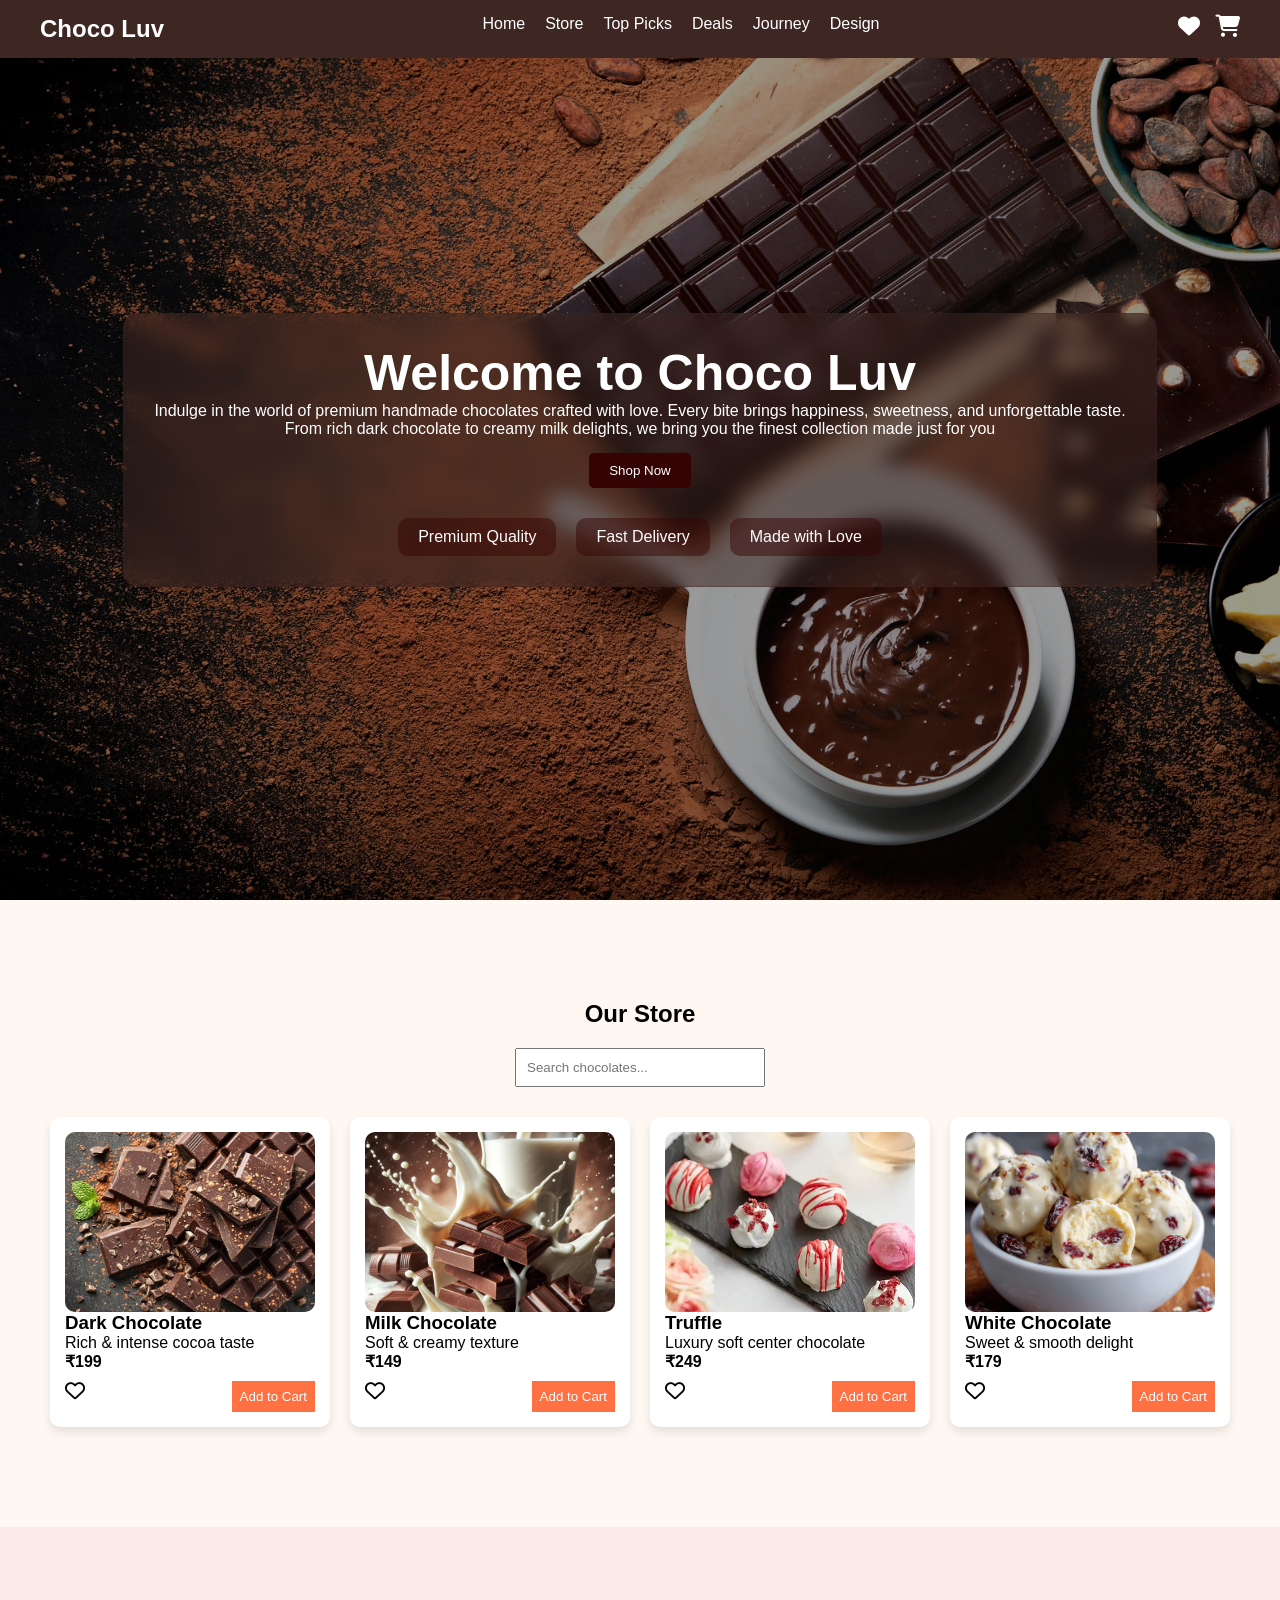
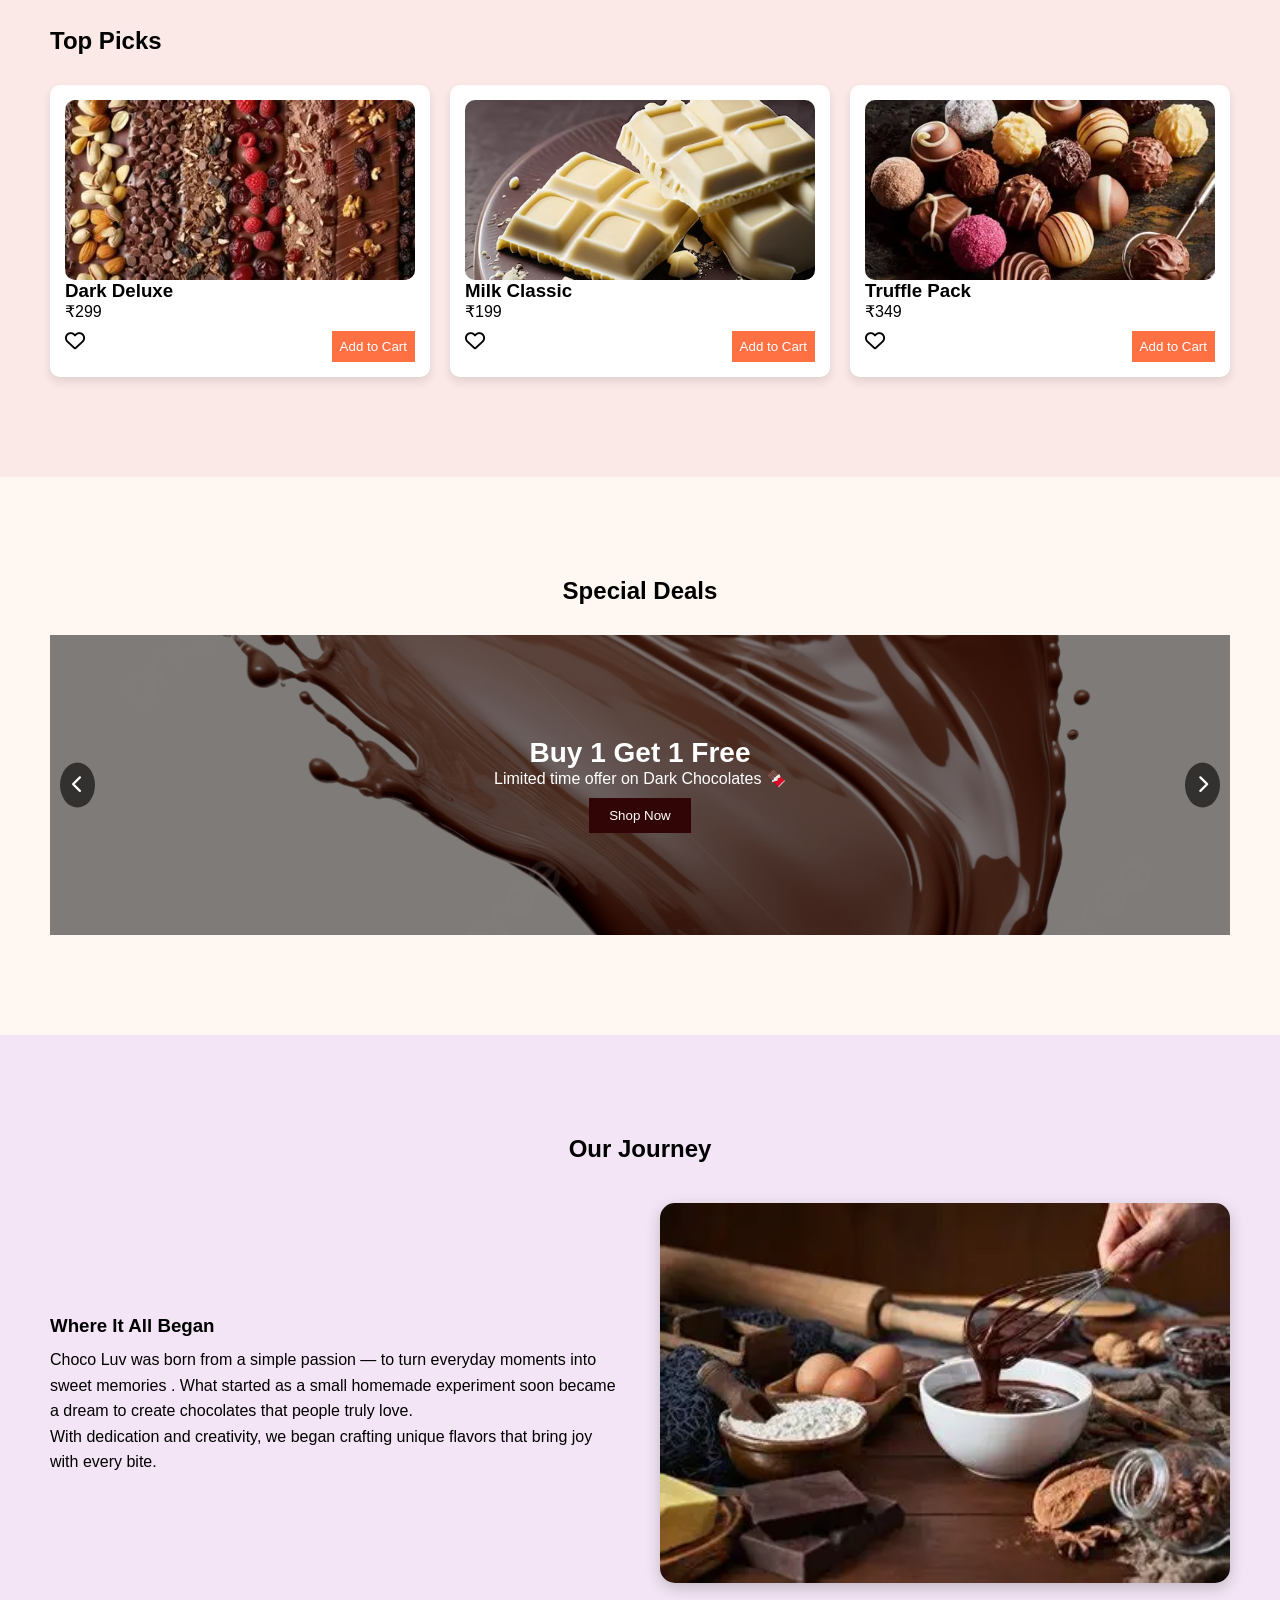
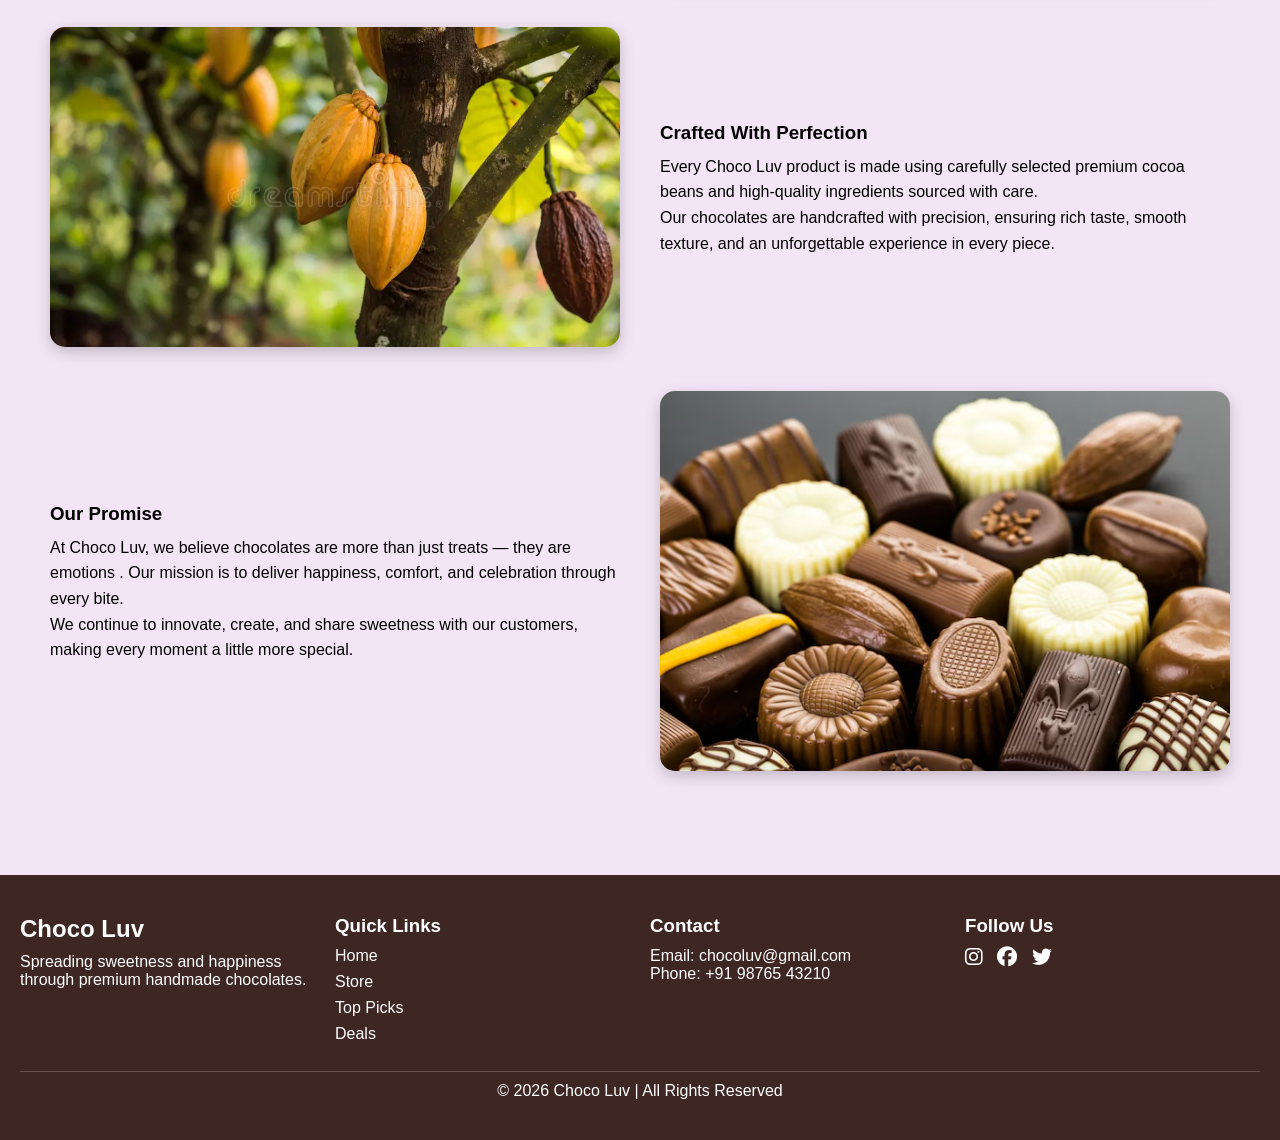
<file: index.html>
<!DOCTYPE html>
<html lang="en">
<head>
<meta charset="UTF-8">
<meta name="viewport" content="width=device-width, initial-scale=1.0">
<title>Choco Luv</title>
<link rel="stylesheet" href="https://cdnjs.cloudflare.com/ajax/libs/font-awesome/6.5.0/css/all.min.css">
<link rel="stylesheet" href="style.css">

</head>

<body>


<nav>
  <h2>Choco Luv</h2>
  <ul>
    <li><a href="#home">Home</a></li>
    <li><a href="#store">Store</a></li>
    <li><a href="#top">Top Picks</a></li>
    <li><a href="#deals">Deals</a></li>
    <li><a href="#journey">Journey</a></li>
    <li><a href="design.html">Design</a></li>
  </ul>
<div class="nav-icons">

  <a href="wishlist.html">
    <i class="fa-solid fa-heart"></i>
  </a>


  <a href="cart.html">
    <i class="fa-solid fa-cart-shopping"></i>
  </a>

</div>
</nav>



<section class="home" id="home">
  <div class="glass-box">

    <h1>Welcome to Choco Luv </h1>

    <p>
      Indulge in the world of premium handmade chocolates crafted with love.  
      Every bite brings happiness, sweetness, and unforgettable taste.
    </p>

    <p>
      From rich dark chocolate to creamy milk delights,  
      we bring you the finest collection made just for you 
    </p>

    <button class="btn">Shop Now</button>

    
    <div style="margin-top:30px; display:flex; justify-content:center; gap:20px; flex-wrap:wrap;">

      <div style="background:rgba(53, 3, 3, 0.473); color:rgb(254, 252, 252); padding:10px 20px; border-radius:10px;">
         Premium Quality
      </div>

      <div style="background:rgba(53, 3, 3, 0.473); color:rgb(254, 252, 252); padding:10px 20px; border-radius:10px;">
         Fast Delivery
      </div>

     <div style="background:rgba(53, 3, 3, 0.473); color:rgb(254, 252, 252); padding:10px 20px; border-radius:10px;">
         Made with Love
      </div>

    </div>

  </div>
</section>

<section id="store">
  <h2 style="text-align:center;">Our Store</h2>

 
  <div class="search-bar">
    <input type="text" id="searchInput" placeholder="Search chocolates...">
  </div>

  
  <div class="grid">

    <div class="card">
      <img src="images/dark chocolate.jpg">
      <h3>Dark Chocolate</h3>
      <p>Rich & intense cocoa taste</p>
      <p><b>₹199</b></p>

      <div style="display:flex; justify-content:space-between; margin-top:10px;">
        <i class="fa-regular fa-heart heart"></i>
        <button>Add to Cart</button>
      </div>
    </div>

    <div class="card">
      <img src="images/milk chocolate.avif">
      <h3>Milk Chocolate</h3>
      <p>Soft & creamy texture</p>
      <p><b>₹149</b></p>

      <div style="display:flex; justify-content:space-between; margin-top:10px;">
        <i class="fa-regular fa-heart heart"></i>
        <button>Add to Cart</button>
      </div>
    </div>

    <div class="card">
      <img src="images/ruby chocolate truffles.webp">
      <h3>Truffle</h3>
      <p>Luxury soft center chocolate</p>
      <p><b>₹249</b></p>

      <div style="display:flex; justify-content:space-between; margin-top:10px;">
        <i class="fa-regular fa-heart heart"></i>
        <button>Add to Cart</button>
      </div>
    </div>

    <div class="card">
      <img src="images/white chocolate truffles.png">
      <h3>White Chocolate</h3>
      <p>Sweet & smooth delight</p>
      <p><b>₹179</b></p>

      <div style="display:flex; justify-content:space-between; margin-top:10px;">
        <i class="fa-regular fa-heart heart"></i>
        <button>Add to Cart</button>
      </div>
    </div>

  </div>
</section>


<section class="top" id="top">
  <h2>Top Picks</h2>

  <div class="grid">
    <div class="card">
      <img src="images/banner3.webp">
      <h3>Dark Deluxe</h3>
      <p>₹299</p>
      <div style="display:flex; justify-content:space-between; margin-top:10px;">
        <i class="fa-regular fa-heart heart"></i>
        <button>Add to Cart</button>
      </div>
    </div>

    <div class="card">
      <img src="images/white chocolate.avif">
      <h3>Milk Classic</h3>
      <p>₹199</p>
      <div style="display:flex; justify-content:space-between; margin-top:10px;">
        <i class="fa-regular fa-heart heart"></i>
        <button>Add to Cart</button>
      </div>
    </div>

    <div class="card">
      <img src="images/truffles.webp">
      <h3>Truffle Pack</h3>
      <p>₹349</p>
      <div style="display:flex; justify-content:space-between; margin-top:10px;">
        <i class="fa-regular fa-heart heart"></i>
        <button>Add to Cart</button>
      </div>
    </div>
  </div>
</section>


<section class="deals" id="deals">
  <h2 style="text-align:center;">Special Deals</h2>

  <div class="slider">

    <button class="prev">
  <i class="fa-solid fa-chevron-left"></i>
</button>

    <div class="slides">

      <div class="slide" style="background:url('images/choco\ splash2.png') center/cover;">
        <div class="slide-content">
          <h2>Buy 1 Get 1 Free</h2>
          <p>Limited time offer on Dark Chocolates 🍫</p>
          <button>Shop Now</button>
        </div>
      </div>

      <div class="slide" style="background:url('images/ruby\ chocolate.jpg') center/cover;">
        <div class="slide-content">
          <h2>20% Off</h2>
          <p>Enjoy creamy Ruby Chocolates at best price</p>
          <button>Shop Now</button>
        </div>
      </div>

      <div class="slide" style="background:url('images/flower shape.jpg') center/cover;">
        <div class="slide-content">
          <h2>Combo Pack</h2>
          <p>Save more with our special combo offers Heart cholates + flower chocolates💰</p>
          <button>Shop Now</button>
        </div>
      </div>

    </div>

    <button class="next">
  <i class="fa-solid fa-chevron-right"></i>
</button>

  </div>
</section>


<section class="journey" id="journey">
  <h2>Our Journey</h2>


  <div class="journey-row">
    <div class="journey-text">
      <h3>Where It All Began</h3>
      <p>
        Choco Luv was born from a simple passion — to turn everyday moments into sweet memories .  
        What started as a small homemade experiment soon became a dream to create chocolates that people truly love.
      </p>
      <p>
        With dedication and creativity, we began crafting unique flavors that bring joy with every bite.
      </p>
    </div>

    <div class="journey-img">
      <img src="images/making.webp">
    </div>
  </div>


  <div class="journey-row reverse">
    <div class="journey-text">
      <h3>Crafted With Perfection</h3>
      <p>
        Every Choco Luv product is made using carefully selected premium cocoa beans  
        and high-quality ingredients sourced with care.
      </p>
      <p>
        Our chocolates are handcrafted with precision, ensuring rich taste, smooth texture,  
        and an unforgettable experience in every piece.
      </p>
    </div>

    <div class="journey-img">
      <img src="images/cocoa tree.webp">
    </div>
  </div>


  <div class="journey-row">
    <div class="journey-text">
      <h3>Our Promise</h3>
      <p>
        At Choco Luv, we believe chocolates are more than just treats — they are emotions .  
        Our mission is to deliver happiness, comfort, and celebration through every bite.
      </p>
      <p>
        We continue to innovate, create, and share sweetness with our customers,  
        making every moment a little more special.
      </p>
    </div>

    <div class="journey-img">
      <img src="images/handcrafted.avif">
    </div>
  </div>

</section>

<footer class="footer">

  <div class="footer-container">

    
    <div class="footer-box">
      <h2> Choco Luv</h2>
      <p>
        Spreading sweetness and happiness through premium handmade chocolates.
      </p>
    </div>

   
    <div class="footer-box">
      <h3>Quick Links</h3>
      <ul>
        <li><a href="#home">Home</a></li>
        <li><a href="#store">Store</a></li>
        <li><a href="#top">Top Picks</a></li>
        <li><a href="#deals">Deals</a></li>
      </ul>
    </div>

   
    <div class="footer-box">
      <h3>Contact</h3>
      <p>Email: chocoluv@gmail.com</p>
      <p>Phone: +91 98765 43210</p>
    </div>

   
    <div class="footer-box">
      <h3>Follow Us</h3>
      <div class="socials">
        <i class="fa-brands fa-instagram"></i>
        <i class="fa-brands fa-facebook"></i>
        <i class="fa-brands fa-twitter"></i>
      </div>
    </div>

  </div>

 
  <div class="footer-bottom">
    <p>© 2026 Choco Luv | All Rights Reserved</p>
  </div>

</footer>

<script src="script.js"></script>
</body>
</html>
</file>
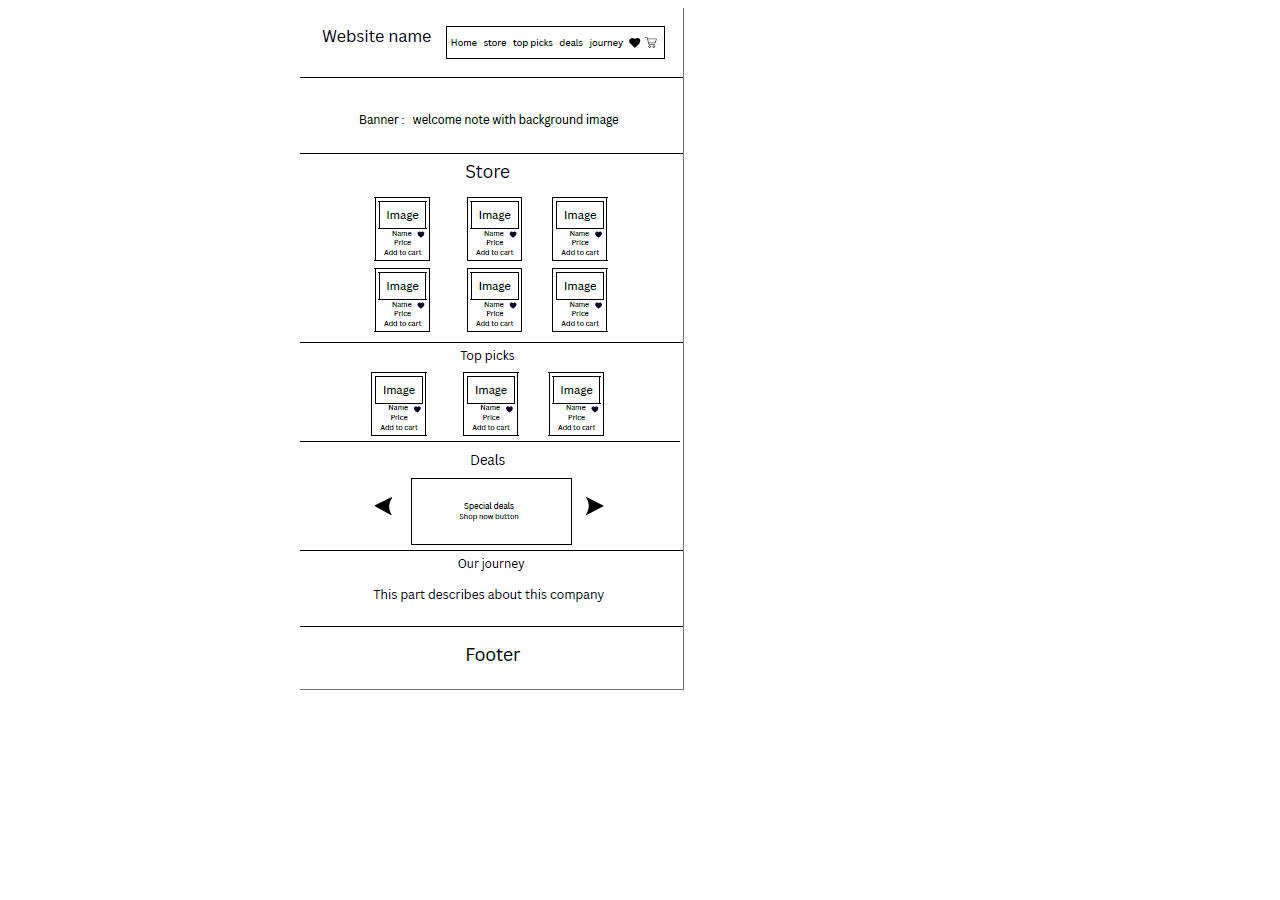
<file: design.html>
<!DOCTYPE html>
<html lang="en">
<head>
    <meta charset="UTF-8">
    <meta name="viewport" content="width=device-width, initial-scale=1.0">
    <title>Document</title>
</head>
<body style="margin-left: 300px;">
    <img src="images/design.png">
</body>
</html>
</file>
<file: style.css>
*{
  margin:0;
  padding:0;
  box-sizing:border-box;
  font-family:'Poppins',sans-serif;
}

html{
  scroll-behavior:smooth;
}

body{
  background:#fff8f2;
}


nav{
  position:fixed;
  width:100%;
  top:0;
  display:flex;
  justify-content:space-between;
  padding:15px 40px;
  background:#3e2723;
  color:white;
  z-index:1000;
}

nav ul{
  display:flex;
  list-style:none;
}

nav ul li{
  margin-left:20px;
}

nav a{
  color:white;
  text-decoration:none;
}
.nav-icons{
  display:flex;
  gap:15px;
}

.nav-icons i{
  font-size:22px;
  cursor:pointer;
  color:white;
  transition:0.3s;
}

.nav-icons i:hover{
  color:#ff7043;
}

section{
  padding:100px 50px;
  scroll-margin-top:80px;
}


.home{
  height:100vh;
  background:url('images/banner2.jpg') no-repeat center/cover;
  display:flex;
  justify-content:center;
  align-items:center;
  text-align:center;
  color:white;
  position:relative;
}

.home::before{
  content:"";
  position:absolute;
  width:100%;
  height:100%;
  background:rgba(0,0,0,0.4);
  top:0;
  left:0;
}

.glass-box{
  position:relative;
  z-index:1;
  background: #3e272385;
  padding: 30px;
  border-radius: 15px;
  backdrop-filter: blur(10px);
  -webkit-backdrop-filter: blur(10px);
  border: 1px solid rgba(71, 29, 29, 0.3);
}
.home h1{
  font-size:50px;
}

.btn{
  padding:10px 20px;
  background:#350303;
  border:none;
  color:white;
  margin-top:15px;
  border-radius:5px;
  cursor:pointer;
}


.search-bar{
  text-align:center;
  margin-top:20px;
}

.search-bar input{
  padding:10px;
  width:250px;
}
.hide{
  visibility: hidden;
  position: absolute;
}


.grid{
  display:grid;
  grid-template-columns:repeat(auto-fit,minmax(220px,1fr));
  gap:20px;
  margin-top:30px;
  align-items:stretch; 
}

.card{
  background:white;
  padding:15px;
  border-radius:10px;
  box-shadow:0 5px 10px rgba(0,0,0,0.1);
  
  display:flex;
  flex-direction:column;
  justify-content:space-between; 
}

.card img{
  width:100%;
  height:180px;   
  object-fit:cover;
  border-radius:10px;
}

.card button{
  margin-top:auto;
  padding:8px;
  background:#ff7043;
  color:white;
  border:none;
  cursor:pointer;
}

.heart{
  font-size:20px;
  cursor:pointer;
  transition:0.3s;
  color:black;
}

.heart.active{
  color:red;
}


.heart:hover{
  transform:scale(1.2);
}


.top{background:#fbe9e7;}
.slider{
  position:relative;
  overflow:hidden;
  margin-top:30px;
}

.slides{
  display:flex;
  transition:0.5s;
}

.slide{
  min-width:100%;
  height:300px;
  display:flex;
  align-items:center;
  justify-content:center;
  color:white;
  position:relative;
}


.slide::before{
  content:"";
  position:absolute;
  width:100%;
  height:100%;
  background:rgba(0,0,0,0.5);
}

.slide-content{
  position:relative;
  z-index:1;
  text-align:center;
}

.slide-content h2{
  font-size:28px;
}

.slide-content button{
  margin-top:10px;
  padding:10px 20px;
  background:#310505;
  border:none;
  color:white;
  cursor:pointer;
}

.prev, .next{
  position:absolute;
  top:50%;
  transform:translateY(-50%);
  background:rgba(0,0,0,0.6);
  color:white;
  border:none;
  padding:12px;
  cursor:pointer;
  z-index:2;
  border-radius:50%;
  font-size:18px;
  transition:0.3s;
}


.prev:hover, .next:hover{
  background:#4b0202;
}

.prev{left:10px;}
.next{right:10px;}
.journey{
  background:#f3e5f5;
  text-align:center;
}

.journey-row{
  display:flex;
  align-items:center;
  justify-content:center;
  gap:40px;
  margin-top:40px;
  flex-wrap:wrap;
}

.journey-row.reverse{
  flex-direction:row-reverse;
}

.journey-text{
  flex:1;
  min-width:280px;
  text-align:left;
}

.journey-text h3{
  margin-bottom:10px;
}

.journey-text p{
  line-height:1.6;
}

.journey-img{
  flex:1;
  min-width:280px;
}

.journey-img img{
  width:100%;
  border-radius:15px;
  box-shadow:0 5px 15px rgba(0,0,0,0.2);
}

.footer{
  background:#3e2723;
  color:white;
  padding:40px 20px;
}

.footer-container{
  display:flex;
  justify-content:space-between;
  flex-wrap:wrap;
  gap:20px;
}

.footer-box{
  flex:1;
  min-width:200px;
}

.footer-box h3, .footer-box h2{
  margin-bottom:10px;
}

.footer-box ul{
  list-style:none;
}

.footer-box ul li{
  margin-bottom:8px;
}

.footer-box ul li a{
  color:white;
  text-decoration:none;
}

.footer-box ul li a:hover{
  color:#ff7043;
}

.socials i{
  font-size:20px;
  margin-right:10px;
  cursor:pointer;
  transition:0.3s;
}

.socials i:hover{
  color:#ff7043;
}

.footer-bottom{
  text-align:center;
  margin-top:20px;
  border-top:1px solid rgba(255,255,255,0.2);
  padding-top:10px;
}


@media (max-width: 768px){

@media (max-width:768px){

  nav{
    flex-direction:column;   
    align-items:center;
    padding:10px;
  }

  nav h2{
    margin-bottom:10px;   
  }

  nav ul{
    display:flex;
    flex-direction:row;   
    justify-content:center;
    gap:12px;
    flex-wrap:wrap;      
  }

  nav ul li{
    margin:0;
  }

  .nav-icons{
    margin-top:8px;  
  }

}
  
  .home h1{
    font-size:28px;
  }

  .glass-box{
    padding:20px;
  }

  
  section{
    padding:80px 20px;
  }

  
  .grid{
    grid-template-columns:1fr; 
  }

  
  .card img{
    height:150px;
  }

  
  .slide{
    height:200px;
  }

  .slide-content h2{
    font-size:20px;
  }

  
  .journey-row{
    flex-direction:column;
    text-align:center;
  }

  .journey-text{
    text-align:center;
  }

  
  .footer-container{
    flex-direction:column;
    text-align:center;
  }

}


@media (max-width: 1024px){

  .grid{
    grid-template-columns:repeat(2,1fr);
  }

  .journey-row{
    gap:20px;
  }

}
</file>
